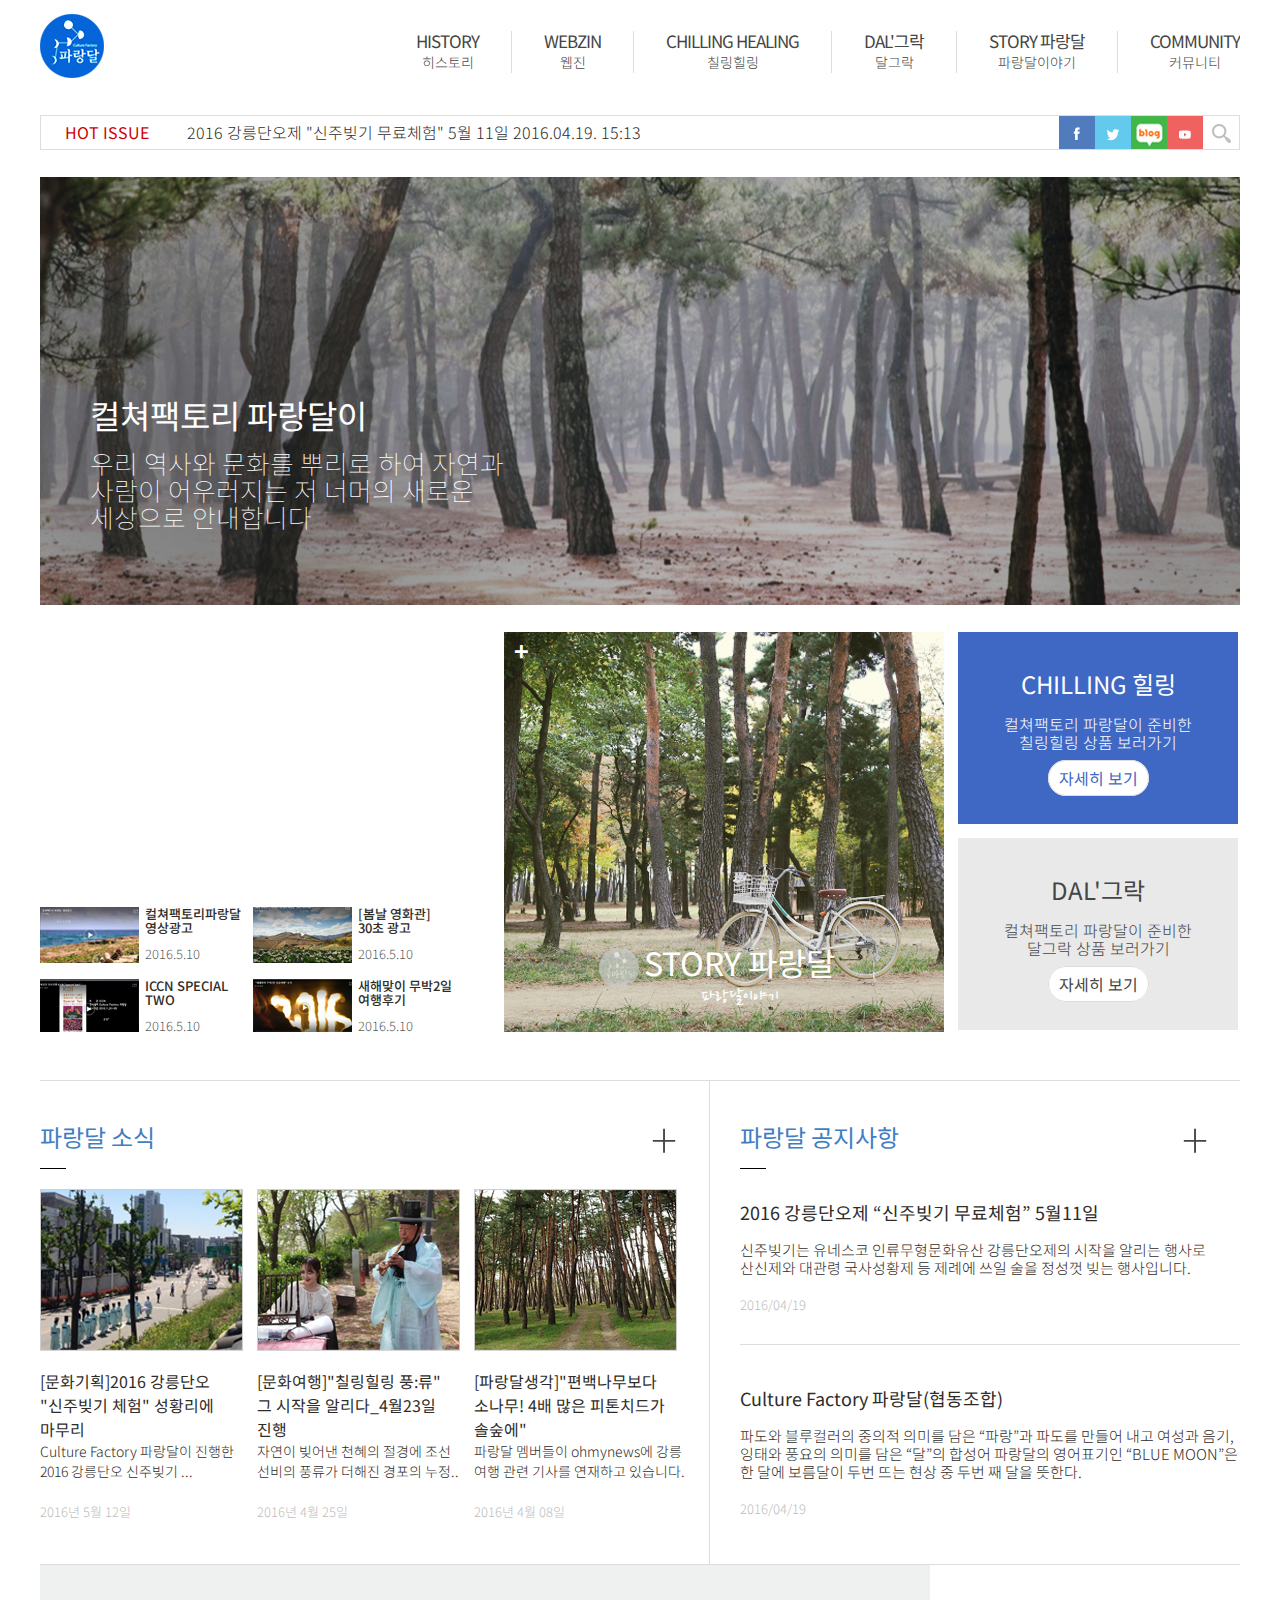
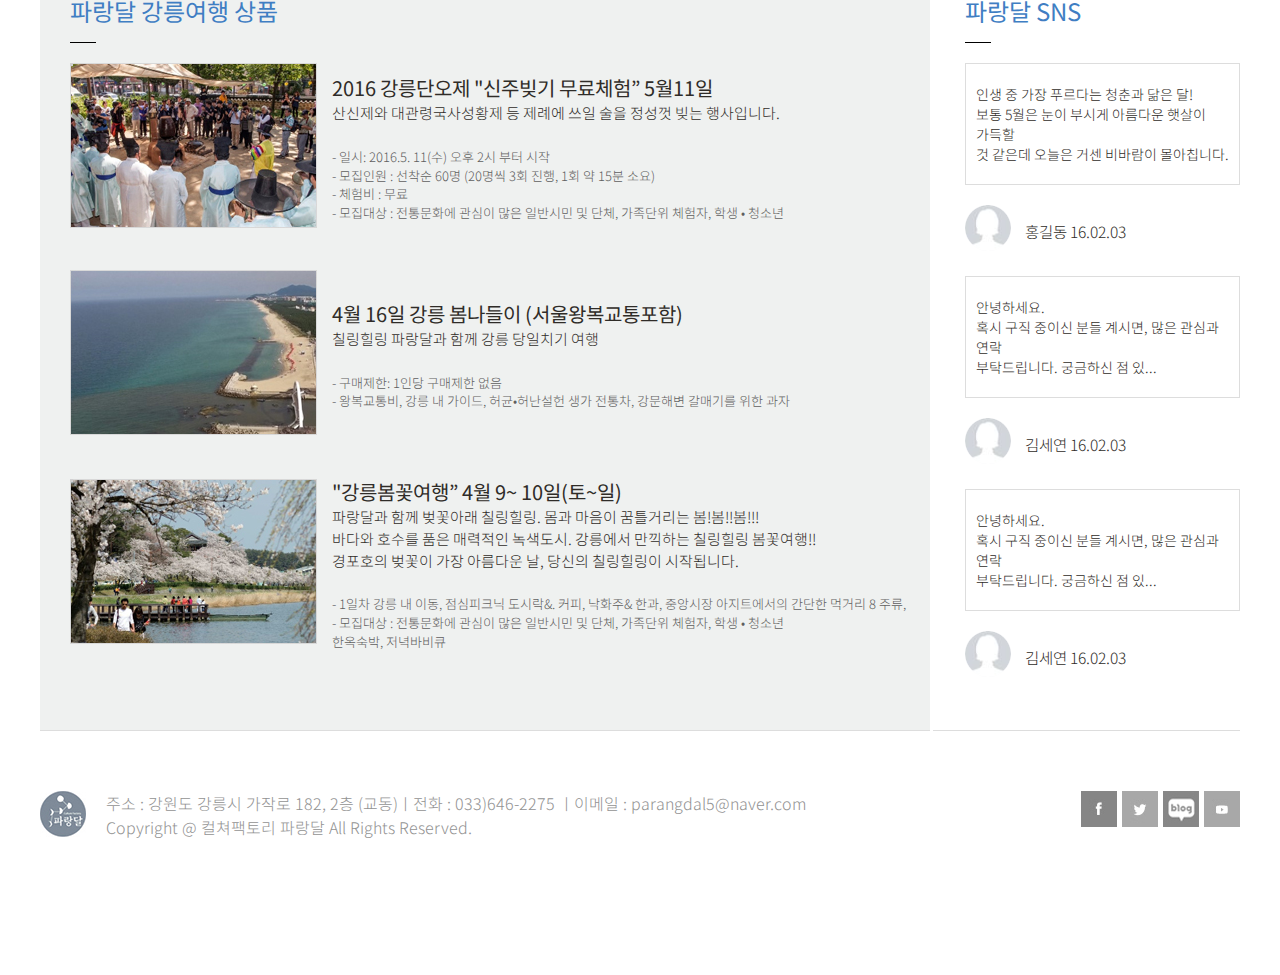
<file: Project_01/02_파랑달/index.html>
<!DOCTYPE html>
<html lang="en">
 <head>
  <meta charset="UTF-8">
  <meta name="Generator" content="EditPlus®">
  <meta name="Author" content="">
  <meta name="Keywords" content="">
  <meta name="Description" content="">
  <title>Document</title>
  <link rel="stylesheet" href="css/reset.css" type="text/css">
  <link rel="stylesheet" href="https://fonts.googleapis.com/css2?family=Material+Symbols+Outlined:opsz,wght,FILL,GRAD@48,400,0,0" />
 </head>
 <body>
	<div id="wrap">
		<!-- header -->
		<header>
			<a href="index.html"><img src="image/logo.jpg" alt="로고"></a>
			<ul>
				<li>
					<a href="html/about/greeting.html">
						<b>HISTORY</b>
						<p>히스토리</p>
					</a>
				</li>
				<li>
					<a href="#">
						<b>WEBZIN</b>
						<p>웹진</p>
					</a>
				</li>
				<li>
					<a href="#">
						<b>CHILLING HEALING</b>
						<p>칠링힐링</p>
					</a>	
				</li>
				<li>
					<a href="#">
						<b>DAL'그락</b>
						<p>달그락</p>
					</a>
				</li>
				<li>
					<a href="#">
						<b>STORY 파랑달</b>
						<p>파랑달이야기</p>
					</a>
				</li>
				<li>
					<a href="#">
						<b>COMMUNITY</b>
						<p>커뮤니티</p>
					</a>
				</li>
			</ul>
		</header>
		<!-- //header -->
		
		<!-- visual -->
		<div class="visual">
			<div class="hot">
				<p>
					<b>HOT ISSUE</b>
					2016 강릉단오제 "신주빚기 무료체험" 5월 11일 2016.04.19. 15:13
				</p>
				<ul>
					<li><a href="#"><img src="image/facebook.jpg" alt="페이스북"></a></li>
					<li><a href="#"><img src="image/twitter.jpg" alt="트위터"></a></li>
					<li><a href="#"><img src="image/blog.jpg" alt="블로그"></a></li>
					<li><a href="#"><img src="image/youtube.jpg" alt="유튜부"></a></li>
					<li><a href="#"><img src="image/search.png" alt="검색"></a></li>
				</ul>
			</div>
			<div class="issue">
				<div>
					<h2>컬쳐팩토리 파랑달이</h2>
					<h3>
					우리 역사와 문화를 뿌리로 하여 자연과<br>
					사람이 어우러지는 저 너머의 새로운<br>
					세상으로 안내합니다
					</h3>
				</div>
			</div>
			<div class="story">
				<ul>
					<li>
						<div class="mov">
							<iframe width="450" height="254" src="https://www.youtube.com/embed/DAKUGvsOnq0" title="YouTube video player" frameborder="0" allow="accelerometer; autoplay; clipboard-write; encrypted-media; gyroscope; picture-in-picture; web-share" allowfullscreen></iframe>
						</div>
						<div class="adv">
							<ul>
								<li>
									<img src="image/main/adv1.jpg" alt="adv1">
									<p>컬쳐팩토리파랑달<br>영상광고</p>
									<span>2016.5.10</span>
								</li>
								<li>
									<img src="image/main/adv3.jpg" alt="adv2">
									<p>[봄날 영화관]<br>30초 광고</p>
									<span>2016.5.10</span>
								</li>
								<li>
									<img src="image/main/adv2.jpg" alt="adv3">
									<p>ICCN SPECIAL<br>TWO</p>
									<span>2016.5.10</span>
								</li>
								<li>
									<img src="image/main/adv4.jpg" alt="adv4">
									<p>새해맞이 무박2일<br>여행후기</p>
									<span>2016.5.10</span>
								</li>
							</ul>
						</div>
					</li>
					<li>
						<div class="bluemoon">
							<span>+</span>
							<div>
							<img src="image/main/icon.png" alt="파랑달">
							<b>STORY 파랑달</b><br>
							<p>파랑달이야기</p>
							</div>
						</div>
					</li>
					<li>
						<div class="chilling">
							<ul>
								<li>
									<a href="#">
										<h2>CHILLING 힐링</h2>
										<p>컬쳐팩토리 파랑달이 준비한<br>
										칠링힐링 상품 보러가기</p>
										<span>자세히 보기</span>
									</a>
								</li>
								<li>
									<a href="#">
										<h2>DAL'그락</h2>
										<p>컬쳐팩토리 파랑달이 준비한<br>
										달그락 상품 보러가기</p>
										<span>자세히 보기</span>
									</a>
								</li>
							</ul>
						</div>
					</li>
				</ul>
			</div>
		</div>
		<!-- //visual -->

		<!-- content -->
		<div class="content">
			<div class="news">
				<div class="new">
					<h3>파랑달 소식<span><a href="#">+</a></span></h3>
					<ul>
						<li>
							<img src="image/main/news1.jpg" alt="뉴스1">
							<p>
								<b>[문화기획]2016 강릉단오<br> 
								"신주빚기 체험" 성황리에 <br>
								마무리</b><br>
								Culture Factory 파랑달이 진행한 <br>
								2016 강릉단오 신주빚기 ...<br>
								<br><span>2016년 5월 12일</span>
							</p>
						</li>
						<li>
							<img src="image/main/news2.jpg" alt="뉴스2">
							<p>
								<b>[문화여행]"칠링힐링 풍:류"<br> 
								그 시작을 알리다_4월23일 <br>
								진행</b><br>
								자연이 빚어낸 천혜의 절경에 조선 <br>
								선비의 풍류가 더해진 경포의 누정..<br>
								<br><span>2016년 4월 25일</span>
							</p>
						</li>
						<li>
							<img src="image/main/news3.jpg" alt="뉴스3">
							<p>
								<b>[파랑달생각]"편백나무보다 <br>
								소나무! 4배 많은 피톤치드가 <br>
								솔숲에"</b><br>
								파랑달 멤버들이 ohmynews에 강릉<br>
								여행 관련 기사를 연재하고 있습니다.<br>
								<br><span>2016년 4월 08일</span>
							</p>
						</li>
					</ul>
					
				</div>
				<div class="notice">
					<h3>파랑달 공지사항<span><a href="#">+</a></span></h3>
					<ul>
						<li>
							<p>
								<b>2016 강릉단오제 “신주빚기 무료체험” 5월11일</b><br><br>
								신주빚기는 유네스코 인류무형문화유산 강릉단오제의 시작을 알리는 행사로 산신제와 대관령 국사성황제 등 제례에 쓰일 술을 정성껏 빚는 행사입니다. <br>
								<br><span>2016/04/19</span>
							</p>
						</li>
						<li>
							<p>
								<b>Culture Factory 파랑달(협동조합)</b><br><br>
								파도와 블루컬러의 중의적 의미를 담은 “파랑”과 파도를 만들어 내고 여성과 음기,
								잉태와 풍요의 의미를 담은 “달”의 합성어 파랑달의 영어표기인 “BLUE MOON”은 한 달에 
								보름달이 두번 뜨는 현상 중 두번 째 달을 뜻한다.<br>
								<br><span>2016/04/19</span>
							</p>
						</li>
					</ul>
				</div>
				</div>
			</div>
			<div class="trip">
				<div class="product">
					<h3>파랑달 강릉여행 상품</h3>
					<ul>
						<li>
							<p><img src="image/main/product1.jpg" alt="상품1"></p>
							<div>
								<p>2016 강릉단오제 "신주빚기 무료체험” 5월11일</p>
								<p>산신제와 대관령국사성황제 등 제례에 쓰일 술을 정성껏 빚는 행사입니다.</p><br>
								<P>- 일시: 2016.5. 11(수) 오후 2시 부터 시작<br>
									- 모집인원 : 선착순 60명 (20명씩 3회 진행, 1회 약 15분 소요)<br>
									- 체험비 : 무료<br>
									- 모집대상 : 전통문화에 관심이 많은 일반시민 및 단체, 가족단위 체험자, 학생 • 청소년</P>
							</div>
						</li>
						<li>
							<p><img src="image/main/product2.jpg" alt="상품2"></p>
							<div>
								<p>4월 16일 강릉 봄나들이 (서울왕복교통포함)</p>
								<p>칠링힐링 파랑달과 함께 강릉 당일치기 여행</p><br>
								<P>- 구매제한: 1인당 구매제한 없음<br>
									- 왕복교통비, 강릉 내 가이드, 허균•허난설헌 생가 전통차, 강문해변 갈매기를 위한 과자</P>
							</div>
						</li>
						<li>
							<p><img src="image/main/product3.jpg" alt="상품3"></p>
							<div>
								<p>"강릉봄꽃여행” 4월 9~ 10일(토~일)</p>
								<p>파랑달과 함께 벚꽃아래 칠링힐링. 몸과 마음이 꿈틀거리는 봄!봄!!봄!!!<br>
									바다와 호수를 품은 매력적인 녹색도시. 강릉에서 만끽하는 칠링힐링 봄꽃여행!!<br>
									경포호의 벚꽃이 가장 아름다운 날, 당신의 칠링힐링이 시작됩니다.
									</p><br>
								<P>- 1일차 강릉 내 이동, 점심피크닉 도시락&. 커피, 낙화주& 한과, 중앙시장 아지트에서의 간단한 먹거리 8 주류,<br>
									- 모집대상 : 전통문화에 관심이 많은 일반시민 및 단체, 가족단위 체험자, 학생 • 청소년<br>
									한옥숙박, 저녁바비큐</P>
							</div>
						</li>
					</ul>
				</div>
				<div class="sns">
					<h3>파랑달 SNS</h3>
					<ul>
						<li>
							<p>인생 중 가장 푸르다는 청춘과 닮은 달!<br>
								보통 5월은 눈이 부시게 아름다운 햇살이 가득할<br>
								것 같은데 오늘은 거센 비바람이 몰아칩니다.</p>
							<p>
								<img src="image/main/sns.png" alt="sns"><span>홍길동 16.02.03</span>
							</p>
						</li>
						<li>
							<p>안녕하세요.<br>
								혹시 구직 중이신 분들 계시면, 많은 관심과 연락<br>
								부탁드립니다. 궁금하신 점 있...</p>
							<p>
								<img src="image/main/sns.png" alt="sns"><span>김세연 16.02.03</span>
							</p>
						</li>
						<li>
							<p>안녕하세요.<br>
								혹시 구직 중이신 분들 계시면, 많은 관심과 연락<br>
								부탁드립니다. 궁금하신 점 있...</p>
							<p>
								<img src="image/main/sns.png" alt="sns"><span>김세연 16.02.03</span>
							</p>
						</li>
					</ul>
				</div>
			</div>
		</div>
		<!-- //content -->
		
		<!-- footer -->
		<footer>
			<div>
				<p><img src="image/logo_footer.jpg" alt="파랑달">
					<span>주소 : 강원도 강릉시 가작로 182, 2층 (교동)ㅣ전화 : 033)646-2275 ㅣ이메일 : parangdal5@naver.com<br>
					Copyright @ 컬쳐팩토리 파랑달 All Rights Reserved.</span></p>
				<ul>
					<li><a href="#"><img src="image/facebook_footer.jpg" alt="페이스북"></a></li>
					<li><a href="#"><img src="image/twitter_footer.jpg" alt="트위터"></a></li>
					<li><a href="#"><img src="image/blog_footer.jpg" alt="블로그"></a></li>
					<li><a href="#"><img src="image/youtube_footer.jpg" alt="유튜브"></a></li>
				</ul>
			</div>
		</footer>
		<!-- footer -->
	</div>
 </body>
</html>
</file>
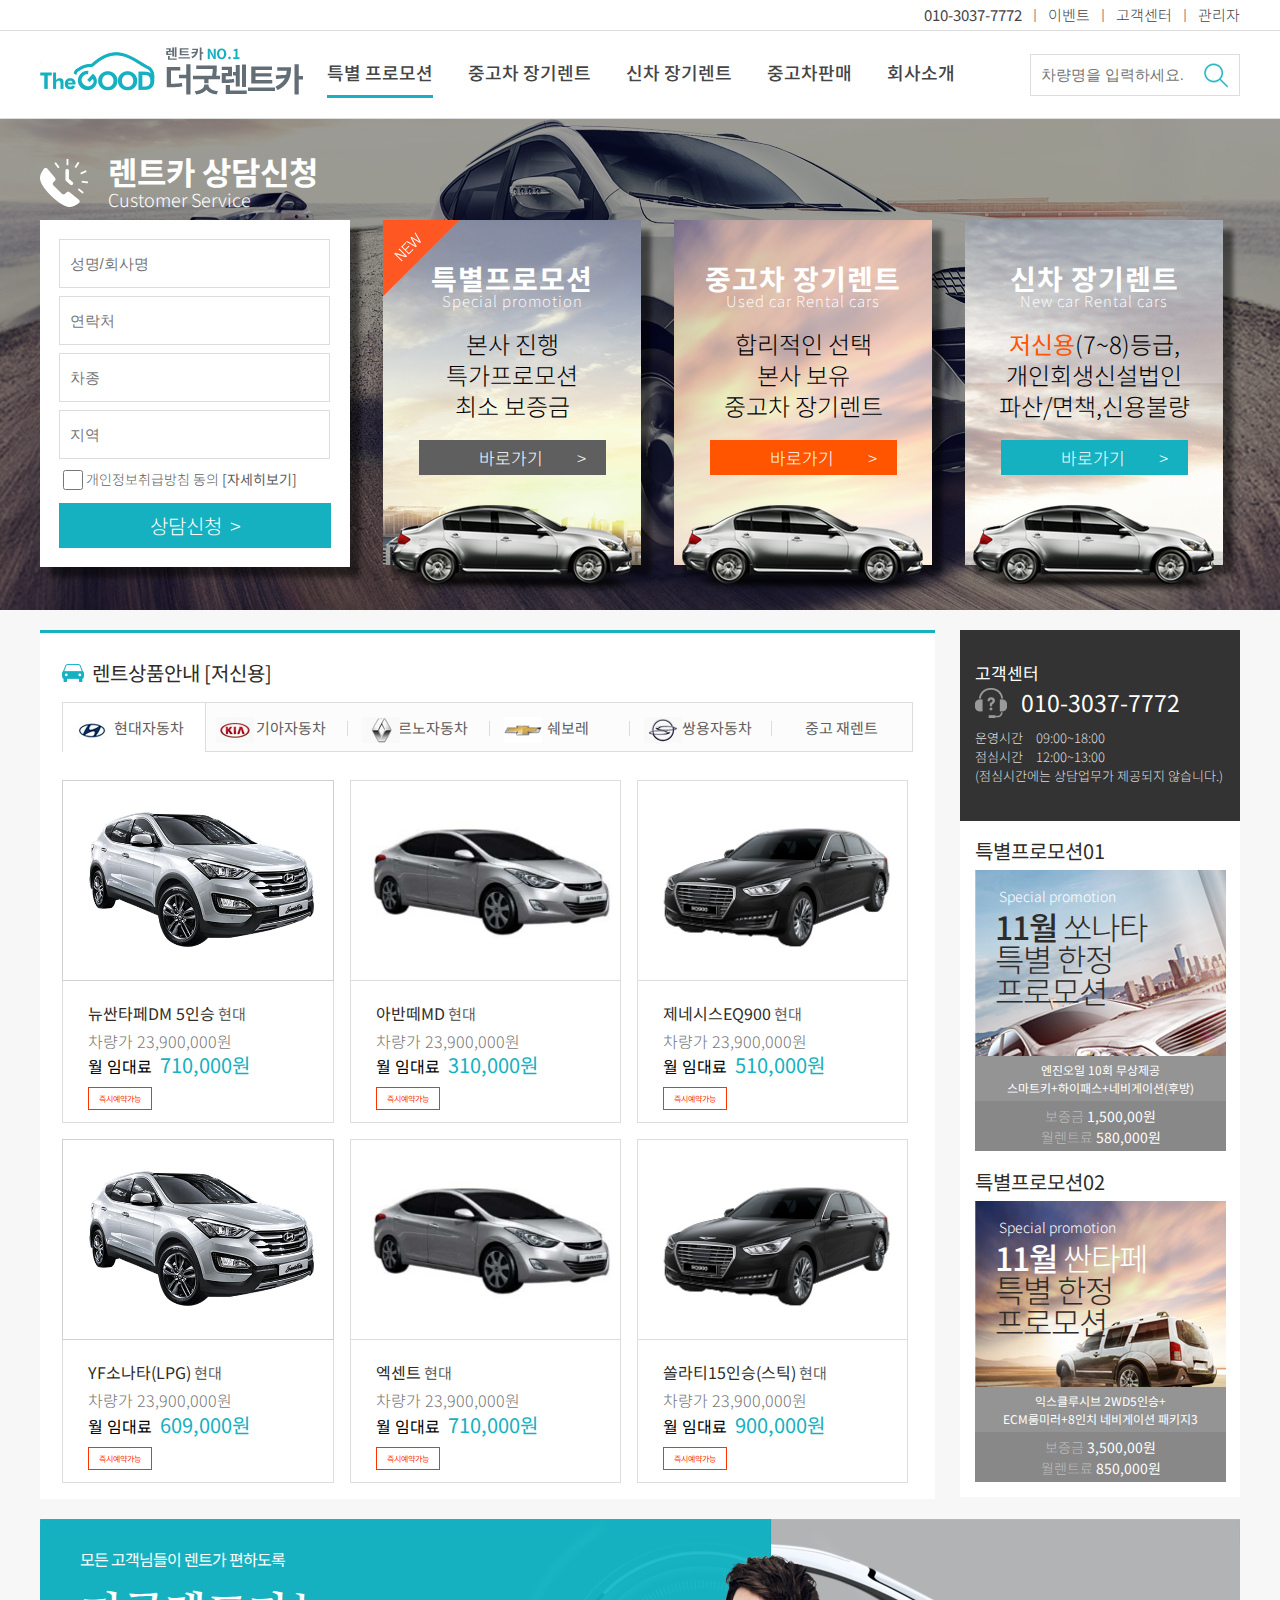
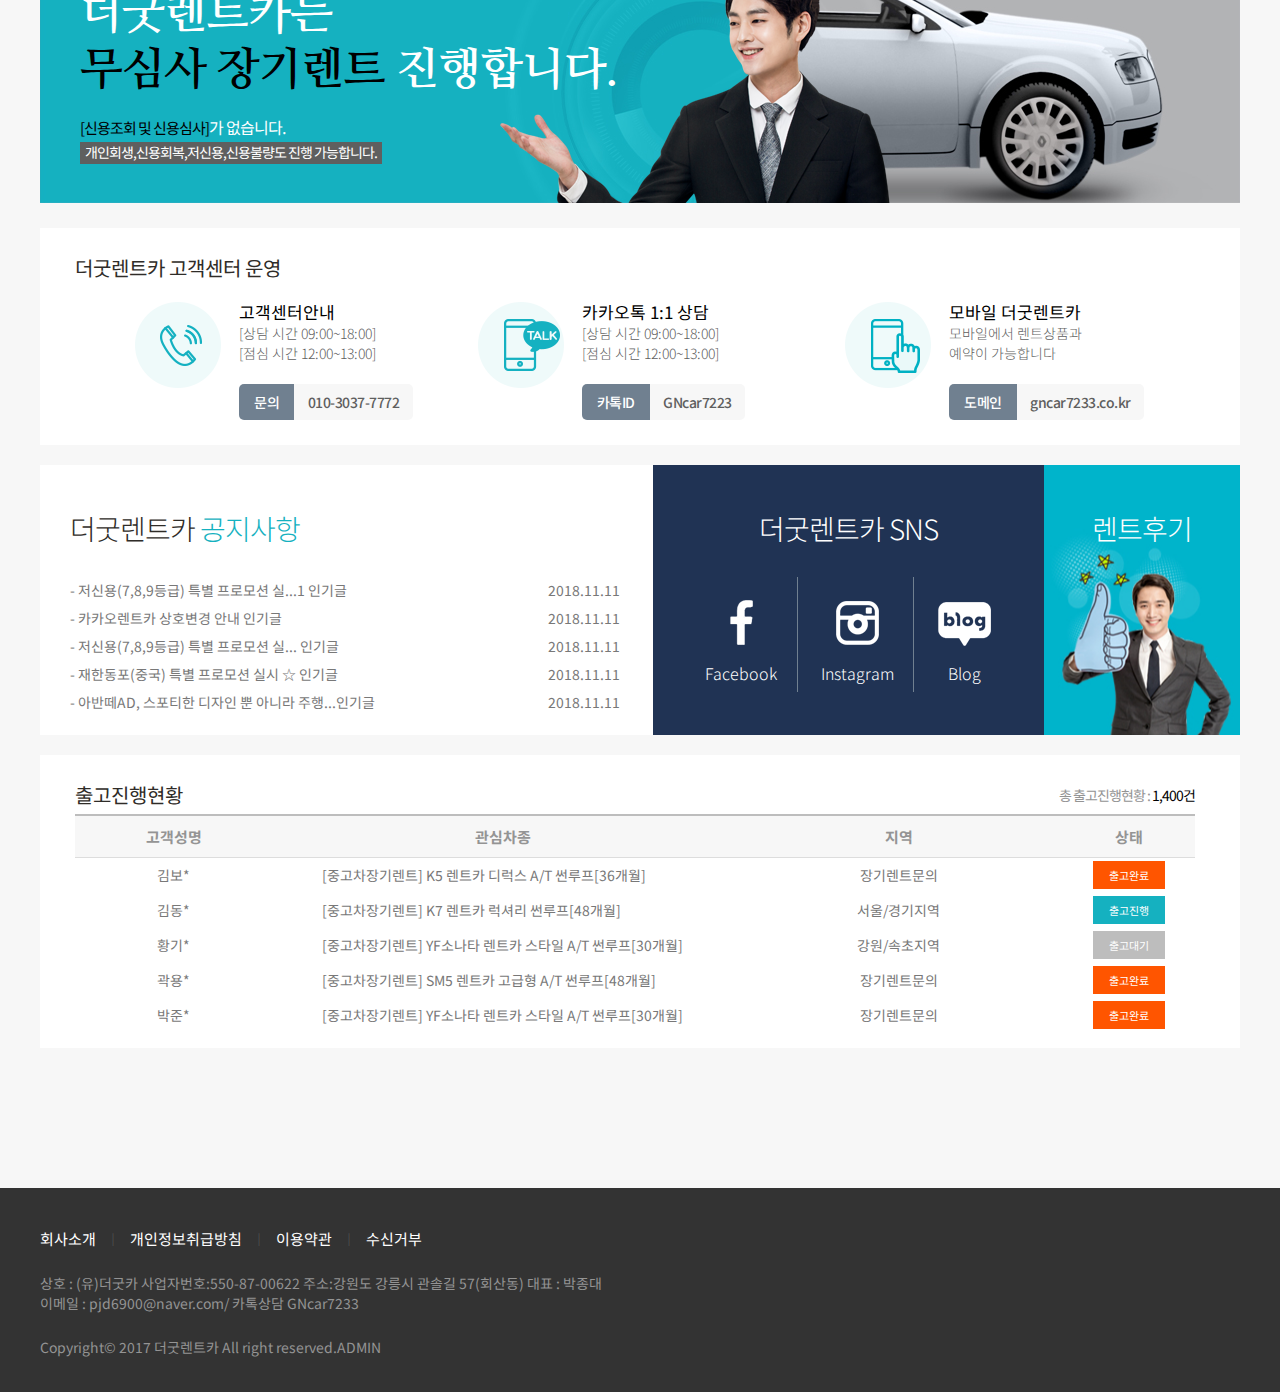
<file: Project_01/03_렌트카/index.html>
<!DOCTYPE html>
<html lang="en">
 <head>
  <meta charset="UTF-8">
  <meta name="Generator" content="EditPlus®">
  <meta name="Author" content="">
  <meta name="Keywords" content="">
  <meta name="Description" content="">
  <title>Document</title>
  <link rel="stylesheet" href="css/reset.css" type="text/css">
  <link rel="stylesheet" href="https://fonts.googleapis.com/css2?family=Material+Symbols+Outlined:opsz,wght,FILL,GRAD@48,400,0,0" />
 </head>
 <body>
	
	<!-- header -->
	<header>
		<div class="top">
			<div class="inner">
				<ul>
					<li><a href="#"><b>010-3037-7772</b></a></li>
					<li>&nbsp;&nbsp;ㅣ&nbsp;&nbsp;</li>
					<li><a href="#">이벤트</a></li>
					<li>&nbsp;&nbsp;ㅣ&nbsp;&nbsp;</li>
					<li><a href="#">고객센터</a></li>
					<li>&nbsp;&nbsp;ㅣ&nbsp;&nbsp;</li>
					<li><a href="#">관리자</a></li>
				</ul>
			</div>
		</div>
		<div class="gnb inner">
			<span><a href="index.html"><img src="image/logo.png" alt="logo"></a></span>
			<ul>
				<li>
					<a href="#" class="selected">특별 프로모션<a>
				</li>
				<li>
					<a href="#">중고차 장기렌트<a>
				</li>
				<li>
					<a href="#">신차 장기렌트<a>
				</li>
				<li>
					<a href="#">중고차판매<a>
				</li>
				<li>
					<a href="#">회사소개<a>
				</li>
				<li>
					<input name="" id="" placeholder="차량명을 입력하세요.">
				</li>
			</ul>
		</div>
	</header>
	<!-- //header -->
	
	<!-- visual -->
	<div class="visual">
		<div class="inner">
			<h2>
				<img src="image/phone.png" alt="상담">
				<p>렌트카 상담신청<br>
				<span>Customer Service</span></p>
			</h2>
			<ul>
				<li class="apply">
					<p><input type="text" id="" name="" placeholder="성명/회사명"></p>
					<p><input type="text" id="" name="" placeholder="연락처"></p>
					<p><input type="text" id="" name="" placeholder="차종"></p>
					<p><input type="text" id="" name="" placeholder="지역"></p>
					<input type="checkbox" id="" name=""><span>개인정보취급방침 동의 <b>[자세히보기]</b></span>
					<a href="#"><p>상담신청&nbsp;&nbsp;></p></a>
				</li>
				<li class="special">
					<h3>특별프로모션<br>
						<span>Special promotion</span>
					</h3>
					<p>
						본사 진행<br>
						특가프로모션<br>
						최소 보증금<br>
					</p>
					<a href="#"><span>바로가기&emsp;&emsp;></span></a>
					<img class="car" src="image/car.png" alt="car">
				</li>
				<li class="old">
					<h3>중고차 장기렌트<br>
						<span>Used car Rental cars</span>
					</h3>
					<p>
						합리적인 선택<br>
						본사 보유<br>
						중고차 장기렌트<br>
					</p>
					<a href="#"><span>바로가기&emsp;&emsp;></span></a>
					<img class="car" src="image/car.png" alt="car">
				</li>
				<li class="new">
					<h3>신차 장기렌트<br>
						<span>New car Rental cars</span>
					</h3>
					<p>
						<b>저신용</b>(7~8)등급,<br>
						개인회생신설법인<br>
						파산/면책,신용불량<br>
					</p>
					<a href="#"><span>바로가기&emsp;&emsp;></span></a>
					<img class="car" src="image/car.png" alt="car">
				</li>
			</ul>
		</div>
	</div>
	<!-- //visual -->

	<!-- content -->
	<div class="content">
		<div class="inner">
			<div class="product">
				<h3><img src="image/rent_icon.png" alt="car"> 렌트상품안내 [저신용]</h3>
				<div class="banner">
					<ul>
						<li>
							<img src="image/hyundai.jpg" alt="hyundai">
							<span>&emsp;&emsp;현대자동차</span>
						</li>
						<li>
							<img src="image/kia.jpg" alt="kia">
							<span>&emsp;&emsp;기아자동차</span>
						</li>
						<li>
							<img src="image/renaultSamsung.jpg" alt="renaul">
							<span>&emsp;&emsp;르노자동차</span>
						</li>
						<li>
							<img src="image/chevrolet.jpg" alt="chevrolet">
							<span>&emsp;&nbsp;쉐보레</span>
						</li>
						<li>
							<img src="image/ssangyong.jpg" alt="ssangyong">
							<span>&emsp;&emsp;&nbsp;쌍용자동차</span>
						</li>
						<li>
							중고 재렌트
						</li>
					</ul>
				</div>
				<div class="rent">
					<ul>
						<li>
							<img src="image/rent1.jpg" alt="렌트4">
							<div>
								<b>뉴싼타페DM 5인승<span> 현대</span></b><br>
								<p>차량가 23,900,000원<br>
								<b>월 임대료</b><strong> &nbsp;710,000원</strong></p>
								<span><a href="#">즉시예약가능</a></span>
							</div>
						</li><li>
							<img src="image/rent2.jpg" alt="렌트5">
							<div>
								<b>아반떼MD<span> 현대</span></b><br>
								<p>차량가 23,900,000원<br>
								<b>월 임대료</b><strong> &nbsp;310,000원</strong></p>
								<span><a href="#">즉시예약가능</a></span>
							</div>
						</li><li>
							<img src="image/rent3.jpg" alt="렌트3">
							<div>
								<b>제네시스EQ900<span> 현대</span></b><br>
								<p>차량가 23,900,000원<br>
								<b>월 임대료</b><strong> &nbsp;510,000원</strong></p>
								<span><a href="#">즉시예약가능</a></span>
							</div>
						</li>
						<li>
							<img src="image/rent1.jpg" alt="렌트4">
							<div>
								<b>YF소나타(LPG)<span> 현대</span></b><br>
								<p>차량가 23,900,000원<br>
								<b>월 임대료</b><strong> &nbsp;609,000원</strong></p>
								<span><a href="#">즉시예약가능</a></span>
							</div>
						</li><li>
							<img src="image/rent2.jpg" alt="렌트5">
							<div>
								<b>엑센트<span> 현대</span></b><br>
								<p>차량가 23,900,000원<br>
								<b>월 임대료</b><strong> &nbsp;710,000원</strong></p>
								<span><a href="#">즉시예약가능</a></span>
							</div>
						</li><li>
							<img src="image/rent3.jpg" alt="렌트6">
							<div>
								<b>쏠라티15인승(스틱)<span> 현대</span></b><br>
								<p>차량가 23,900,000원<br>
								<b>월 임대료</b><strong> &nbsp;900,000원</strong></p>
								<span><a href="#">즉시예약가능</a></span>
							</div>
						</li>
					</ul>
				</div>
			</div>
			<div class="promotion">
				<div class="center">
					<b>고객센터</b><br>
					<strong><img src="image/cs.png" alt="cs">&emsp;&emsp;<a href="#">010-3037-7772</a></strong>
					<p>
						운영시간&emsp;09:00~18:00<br>
						점심시간&emsp;12:00~13:00<br>
						(점심시간에는 상담업무가 제공되지 않습니다.)
					</p>
				</div>
				<ul>
					<li>
						<b>특별프로모션01</b>
						<img src="image/promotion1.jpg" alt="promotion1">
						<span>Special promotion</span>
						<p><strong>11월</strong>
						 쏘나타<br>특별 한정<br>프로모션</p>
						<div class="first">
							엔진오일 10회 무상제공<br>
							스마트키+하이패스+네비게이션(후방)
						</div>
						<div>
							<span>보증금</span> <b>1,500,00원</b><br>
							<span>월렌트료</span> <b>580,000원</b><br>
						</div>
					</li>
					<br><br>
					<li>
						<b>특별프로모션02</b>
						<img src="image/promotion2.jpg" alt="promotion2">
						<span>Special promotion</span>
						<p><span><strong>11월</strong>
						 싼타페</span><br>특별 한정<br>프로모션</p>
						<div class="first">
							익스클루시브 2WD5인승+<br>
							ECM룸미러+8인치 네비게이션 패키지3
						</div>
						<div>
							<span>보증금</span> <b>3,500,00원</b><br>
							<span>월렌트료</span> <b>850,000원</b><br>
						</div>
					</li>
				</ul>
			</div>
			<div class="adv">
				<img src="image/banner_bg.jpg" alt="bg1">
				<span class="human"><img src="image/banner_img.png" alt="human"></span>
				<div>
					모든 고객님들이 렌트가 편하도록<br>
					<b>더굿렌트카는
					<br><span>무심사 장기렌트</span> 진행합니다.
					</b>
					<p><span>[신용조회 및 신용심사]</span>가 없습니다.</p>
					<strong>개인회생,신용회복,저신용,신용불량도 진행 가능합니다.</strong>
				</div>
			</div>
			<div class="customer">
				<h5>더굿렌트카 고객센터 운영</h5>
				<div>
					<ul>
						<li>
							<img src="image/customer_phone.png" alt="폰">
							<div>
								<p>
									<b>고객센터안내</b><br>
									[상담 시간 09:00~18:00]<br>
									[점심 시간 12:00~13:00]<br>
								</p><br>
								<p><span>문의</span>&emsp;010-3037-7772&emsp;</p>
							</div>
						</li>
						<li>
							<img src="image/customer_kakao.png" alt="카카오">
							<div>
								<p>
									<b>카카오톡 1:1 상담</b><br>
									[상담 시간 09:00~18:00]<br>
									[점심 시간 12:00~13:00]<br>
								</p><br>
								<p><span>카톡ID</span>&emsp;GNcar7223&emsp;</p>
							</div>
						</li>
						<li>
							<img src="image/customer_mobile.png" alt="모바일">
							<div>
								<p>
									<b>모바일 더굿렌트카</b><br>
									모바일에서 렌트상품과<br>
									예약이 가능합니다<br>
								</p><br>
								<p><span>도메인</span>&emsp;gncar7233.co.kr&emsp;</p>
							</div>
						</li>
					</ul>
				</div>
			</div>
			<div class="notice">
				<div>
					<ul>
						<li>
							<h4>더굿렌트카 <span>공지사항</span></h4>
							<p>- 저신용(7,8,9등급) 특별 프로모션 실...1 인기글<span>2018.11.11</span></p>
							<p>- 카카오렌트카 상호변경 안내 인기글<span>2018.11.11</span></p>
							<p>- 저신용(7,8,9등급) 특별 프로모션 실... 인기글<span>2018.11.11</span></p>
							<p>- 재한동포(중국) 특별 프로모션 실시 ☆ 인기글<span>2018.11.11</span></p>
							<p>- 아반떼AD, 스포티한 디자인 뿐 아니라 주행...인기글<span>2018.11.11</span></p>
						</li>
						<li>
							<h4>더굿렌트카 SNS</h4><br>
							<p>
								<img src="image/facebook.png" alt="페이스북">
								<br>Facebook
							</p>
							<p>
								<img src="image/instargram.png" alt="인스타그램">
								<br>Instagram
							</p>
							<p>
								<img src="image/blog.png" alt="블로그">
								<br>Blog
							</p>
						</li>
						<li>
							<h4>렌트후기</h4>
						</li>
					</ul>
				</div>
			</div>
			<div class="out">
				<div>
					<h5>출고진행현황<span>총 출고진행현황 : <b>1,400건</b></span></h5>
					<table>
						<colgroup>
							<col width="15%"></col>
							<col width="35%"></col>
							<col width="25%"></col>
							<col width="10%"></col>
						</colgroup>
						<thead>
							<tr>
								<th>고객성명</th>
								<th>관심차종</th>
								<th>지역</th>
								<th>상태</th>
							</tr>
						</thead>
						<tbody>
							<tr>
								<td>김보*</td>
								<td>[중고차장기렌트] K5 렌트카 디럭스 A/T 썬루프[36개월]</td>
								<td>장기렌트문의</td>
								<td><span>출고완료</span></td>
							</tr>
							<tr>
								<td>김동*</td>
								<td>[중고차장기렌트] K7 렌트카 럭셔리 썬루프[48개월]</td>
								<td>서울/경기지역</td>
								<td><span>출고진행</span></td>
							</tr>
							<tr>
								<td>황기*</td>
								<td>[중고차장기렌트] YF소나타 렌트카 스타일 A/T 썬루프[30개월]</td>
								<td>강원/속초지역</td>
								<td><span>출고대기</span></td>
							</tr>
							<tr>
								<td>곽용*</td>
								<td>[중고차장기렌트] SM5 렌트카 고급형 A/T 썬루프[48개월]</td>
								<td>장기렌트문의</td>
								<td><span>출고완료</span></td>
							</tr>
							<tr>
								<td>박준*</td>
								<td>[중고차장기렌트] YF소나타 렌트카 스타일 A/T 썬루프[30개월]</td>
								<td>장기렌트문의</td>
								<td><span>출고완료</span></td>
							</tr>
						</tbody>
					</table>
				</div>
			</div>
		</div>
	</div>
	<!-- //content -->

	<!-- footer -->
	<footer>
		<div class="inner">
			<ul>
				<li>회사소개</li>
				<li>ㅣ</li>
				<li>개인정보취급방침</li>
				<li>ㅣ</li>
				<li>이용약관</li>
				<li>ㅣ</li>
				<li>수신거부</li>
			</ul>
			<br>
			<p>상호 : (유)더굿카 사업자번호:550-87-00622 주소:강원도 강릉시 관솔길 57(회산동) 대표 : 박종대<br>
				이메일 : pjd6900@naver.com/ 카톡상담 GNcar7233
			</p>
			<br>
			<p>Copyright© 2017 더굿렌트카 All right reserved.ADMIN</p>
		</div>
	</footer>
	<!-- //footer -->

 </body>
</html>
</file>
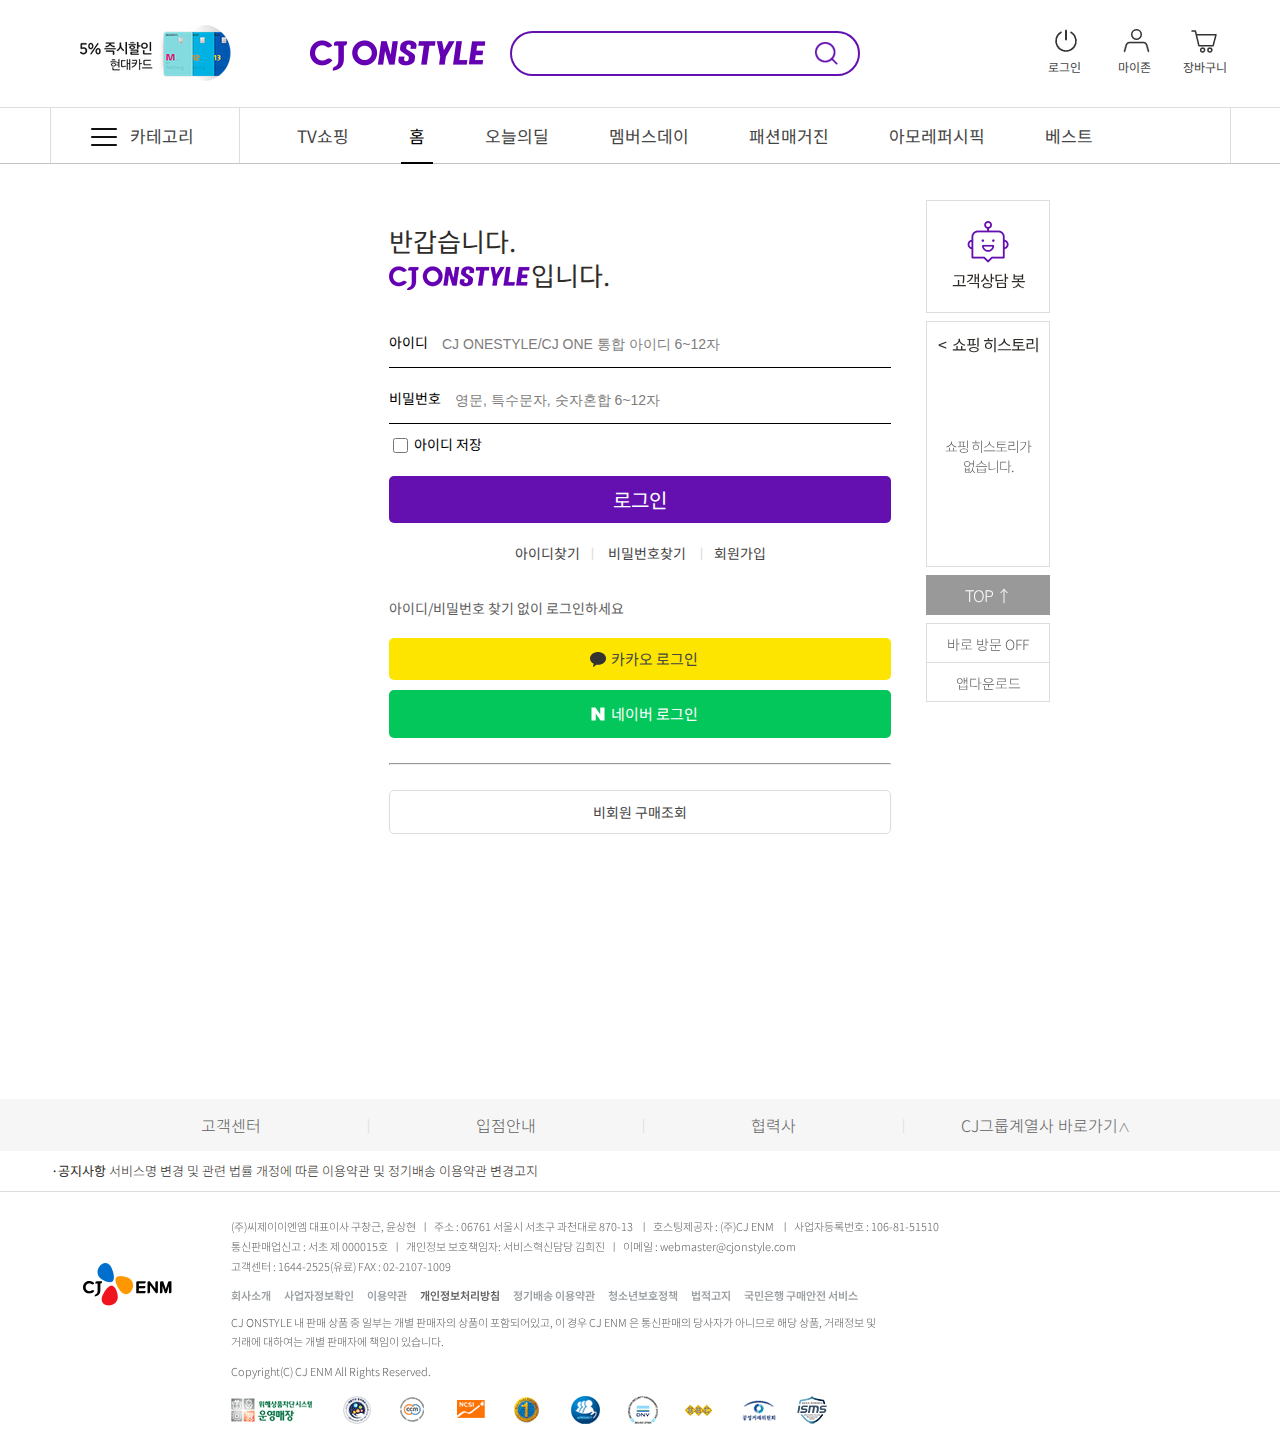
<file: Project_01/04_cjone_로그인/index.html>
<!DOCTYPE html>
<html lang="en">
 <head>
  <meta charset="UTF-8">
  <meta name="Generator" content="EditPlus®">
  <meta name="Author" content="">
  <meta name="Keywords" content="">
  <meta name="Description" content="">
  <title>Document</title>
  <link rel="stylesheet" href="css/reset.css" type="text/css">
  <link rel="stylesheet" href="https://fonts.googleapis.com/css2?family=Material+Symbols+Outlined:opsz,wght,FILL,GRAD@20..48,100..700,0..1,-50..200" />
 </head>
 <body>
	
	<!-- header -->
	<header>
		<div class="inner">
			<span><img src="image/hyundai.png" alt="hyundai"></span>
			<h2>
				<img src="image/logo.jpg" alt="logo">
				<input type="text" id="" name="" class="search">
				<button><img src="image/search.jpg" alt="search"></button>
			</h2>
			<ul>
				<li>
					<a href="#"><img src="image/login.jpg" alt="login"><br>로그인</a>
				</li>
				<li>
					<a href="#"><img src="image/my.jpg" alt="my"><br>마이존</a>
				</li>
				<li>
					<a href="#"><img src="image/cart.jpg" alt="cart"><br>장바구니</a>
				</li>
			</ul>
		</div>
	</header>
	<!-- //header -->

	<!-- visual -->
	<div class="visual">
		<div class="inner">
			<div class="gnb">
				<ul>
					<li><a href="#">
						<img src="image/gnb_off.jpg" alt="gnb_off">카테고리</a>
					</li>
					<li><a href="#">TV쇼핑</a></li>
					<li><a href="#" class="selected">홈</a></li>
					<li><a href="#">오늘의딜</a></li>
					<li><a href="#">멤버스데이</a></li>
					<li><a href="#">패션매거진</a></li>
					<li><a href="#">아모레퍼시픽</a></li>
					<li><a href="#">베스트</a></li>
				</ul>
			</div>
		</div>
	</div>
	<!-- //visual -->

	<!-- content -->
	<div class="content">
		<div class="inner">
			<div class="main">
				<h3>
					반갑습니다.<br>
					<img src="image/tit_logo.jpg" alt="tit_logo">
					&emsp;&emsp;&emsp;&emsp;&emsp;&nbsp;&nbsp;입니다.
				</h3>
				<ul>
					<li>
					아이디&emsp;<input type="text" name="" id=""  maxlength="12" 
					minlength="6" placeholder="CJ ONESTYLE/CJ ONE 통합 아이디 6~12자">
					</li>
					<li>
					비밀번호&emsp;<input type="text" name="" id=""  maxlength="12" 
					minlength="6" placeholder="영문, 특수문자, 숫자혼합 6~12자">
					</li>
					<li>
						<input type="checkbox" name="" id=""> 아이디 저장
					</li>
					<li id="login">
						<p><a href="#">로그인</a></p>
					</li>
					<li>
						<p><a href="#">아이디찾기&nbsp;&nbsp;</a><span>ㅣ</span>
						&nbsp;&nbsp;<a href="#">비밀번호찾기&nbsp;&nbsp;</a>
						<span>ㅣ</span>&nbsp;&nbsp;<a href="#">회원가입</a></p></li>
					<li>
						아이디/비밀번호 찾기 없이 로그인하세요
					</li>
					<li id="kakao">
						<p><a href="#"><span><img src="image/kakao.jpg" alt="kakao"></span> 카카오 로그인</a></p>
					</li>
					<li id="naver">
						<p><a href="#"><span><img src="image/naver.jpg" alt="naver"></span> 네이버 로그인</a></p>
					</li>
					<li>
						<hr>
					</li>
					<li id="">
						<p><a href="#">비회원 구매조회</a></p>
					</li>
				</ul>
			</div>
		</div>
		<div class="side">
			<div>
				<img src="image/bot.jpg" alt="상담봇"><br>
				고객상담 봇
			</div>
			<div>
				<b>< &nbsp;쇼핑 히스토리</b>
				<p>쇼핑 히스토리가<br>없습니다.</p>
			</div>
			<div>
				TOP ↑
			</div>
			<ul>
				<li><a href="#">바로 방문 OFF</a></li>
				<li><a href="#">앱다운로드</a></li>
			</ul>
		</div>
	</div>
	<!-- //content -->

	<!-- footer -->
	<footer>
		<div class="banner">
			<div class="inner">
				<ul>
					<li><a href="#">고객센터</a></li>
					<li><span>ㅣ</span></li>
					<li><a href="#">입점안내</a></li>
					<li><span>ㅣ</span></li>
					<li><a href="#">협력사</a></li>
					<li><span>ㅣ</span></li>
					<li><a href="#">CJ그룹계열사 바로가기<span>∧</span></a></li>
				</ul>
			</div>
		</div>
		<div class="notice">
			<div class="inner">
				<p><b>&middot;공지사항</b>
				서비스명 변경 및 관련 법률 개정에 따른 이용약관 및 정기배송 이용약관 변경고지</p>
			</div>
		</div>
		<div class="cjenm inner">
				<img src="image/ft_logo.jpg" alt="ft_logo">
			<ul>
				<li>
					<p>(주)씨제이이엔엠 대표이사 구창근, 윤상현&nbsp;&nbsp;<span>ㅣ</span>&nbsp;&nbsp;주소 : 06761 서울시 서초구 과천대로 870-13
					&nbsp;&nbsp;<span>ㅣ</span>&nbsp;&nbsp;호스팅제공자 : (주)CJ ENM
					&nbsp;&nbsp;<span>ㅣ</span>&nbsp;&nbsp;사업자등록번호 : 106-81-51510
					<br>통신판매업신고 : 서초 제 000015호&nbsp;&nbsp;<span>ㅣ</span>&nbsp;&nbsp;개인정보 보호책임자: 서비스혁신담당 김희진&nbsp;&nbsp;<span>ㅣ</span>&nbsp;&nbsp;이메일 : webmaster@cjonstyle.com<br>고객센터 : 1644-2525(유료)  FAX : 02-2107-1009</p>
				</li>
				<li>
					<a href="#">회사소개</a>&emsp;
					<a href="#">사업자정보확인</a>&emsp;
					<a href="#">이용약관</a>&emsp;
					<a href="#">개인정보처리방침</a>&emsp;
					<a href="#">정기배송 이용약관</a>&emsp;
					<a href="#">청소년보호정책</a>&emsp;
					<a href="#">법적고지</a>&emsp;
					<a href="#">국민은행 구매안전 서비스</a>&emsp;
				</li>
				<li>
					<p>CJ ONSTYLE 내 판매 상품 중 일부는 개별 판매자의 상품이 포함되어있고, 이 경우 CJ ENM 은 통신판매의 당사자가 아니므로 해당 상품, 거래정보 및<br>거래에 대하여는 개별 판매자에 책임이 있습니다.</p>
				</li>
				<li>
					<p>
						Copyright(C) CJ ENM All Rights Reserved.
					</p>
				</li>
				<li>
					<img src="image/danger.jpg" alt="danger">
					&emsp;&emsp;&emsp;&emsp;&emsp;&emsp;&emsp;&emsp;&emsp;&emsp;
					<img src="image/safety.jpg" alt="safety">
					&emsp;&emsp;&emsp;&emsp;&emsp;
					<img src="image/ccm.jpg" alt="ccm">
					&emsp;&emsp;&emsp;&emsp;&emsp;
					<img src="image/ncsi.jpg" alt="ncsi">
					&emsp;&emsp;&emsp;&emsp;&emsp;
					<img src="image/kmac.jpg" alt="kmac">
					&emsp;&emsp;&emsp;&emsp;&emsp;
					<img src="image/ePrivacy.jpg" alt="ePrivacy">
					&emsp;&emsp;&emsp;&emsp;&emsp;
					<img src="image/dnv.jpg" alt="dnv">
					&emsp;&emsp;&emsp;&emsp;&emsp;
					<img src="image/secc.jpg" alt="secc">
					&emsp;&emsp;&emsp;&emsp;&emsp;
					<img src="image/ftc.jpg" alt="ftc">
					&emsp;&emsp;&emsp;&emsp;&emsp;
					<img src="image/isms.jpg" alt="isms">
				</li>
			</ul>
		</div>
	</footer>
	<!-- //footer -->

 </body>
</html>
</file>
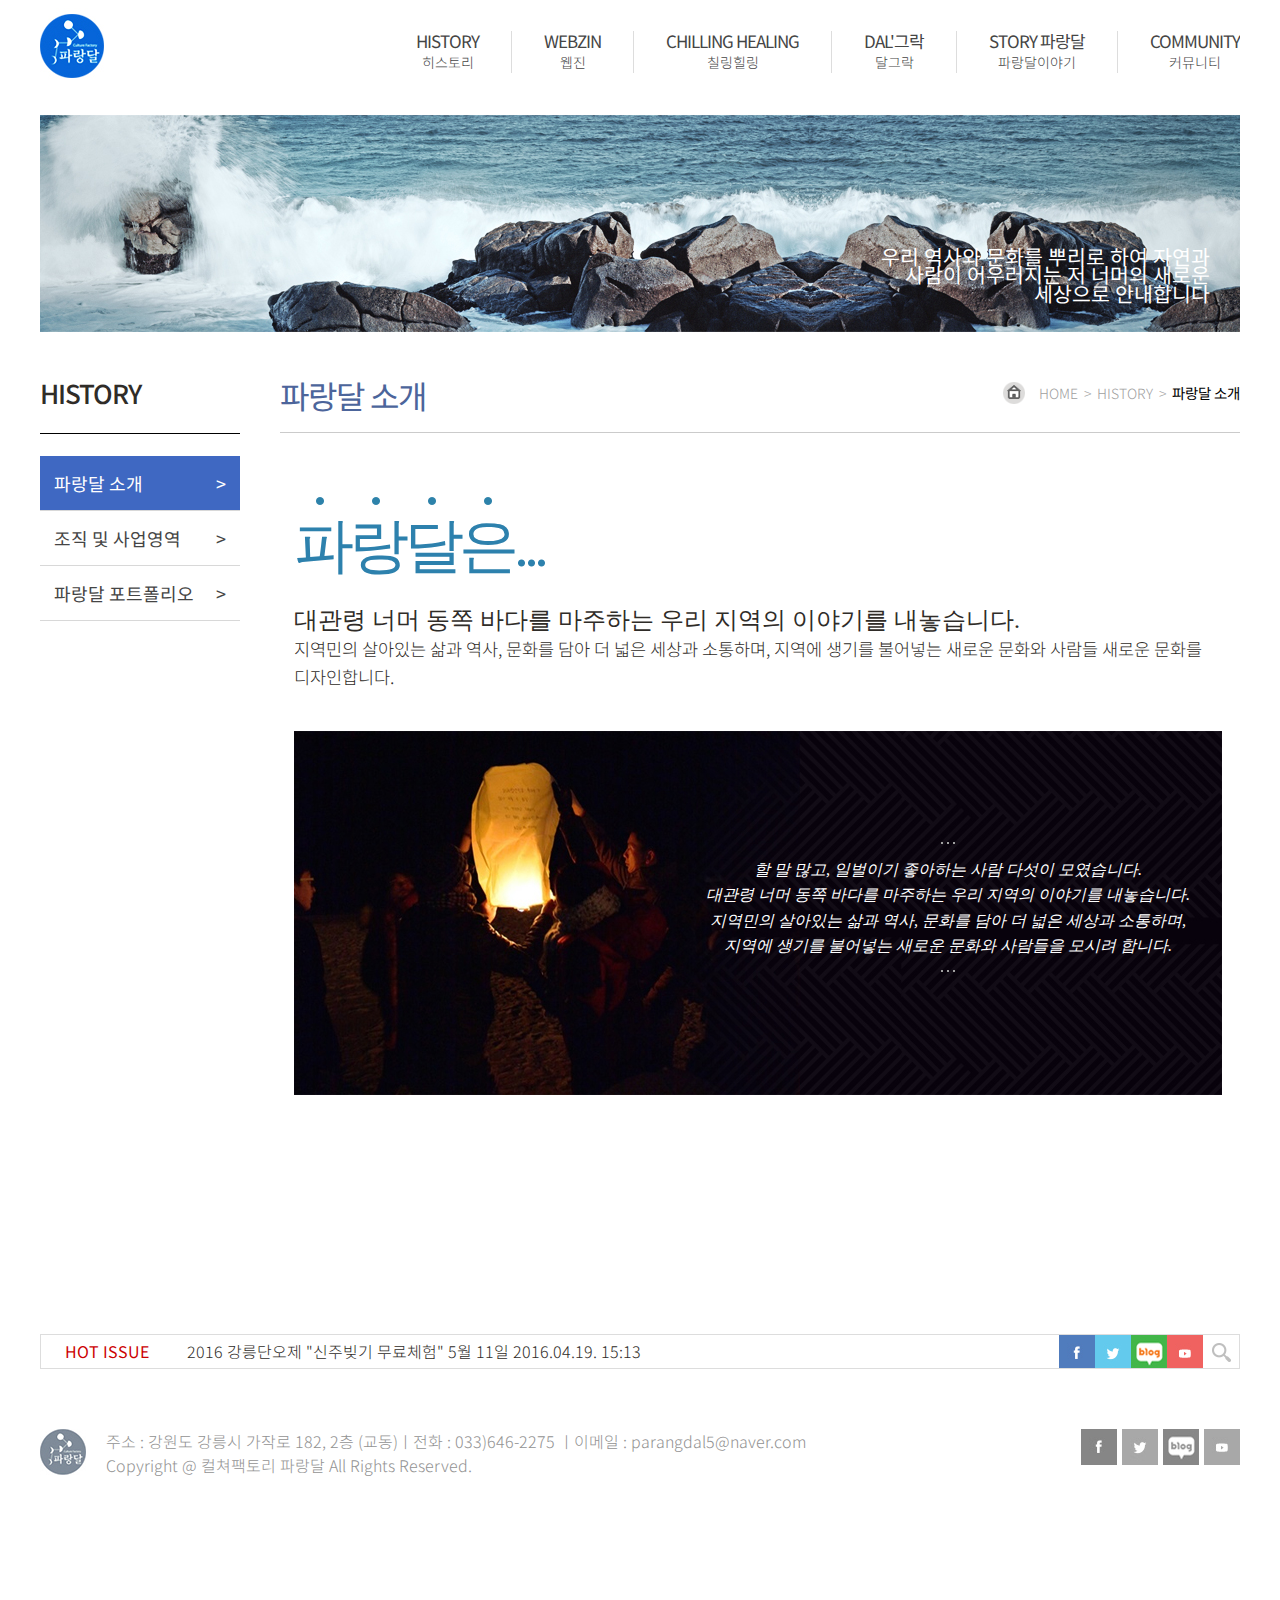
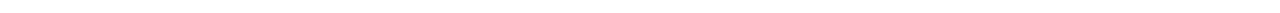
<file: Project_01/02_파랑달/html/about/greeting.html>
<!DOCTYPE html>
<html lang="en">
 <head>
  <meta charset="UTF-8">
  <meta name="Generator" content="EditPlus®">
  <meta name="Author" content="">
  <meta name="Keywords" content="">
  <meta name="Description" content="">
  <title>Document</title>
  <link rel="stylesheet" href="../../css/reset.css" type="text/css">
  <link rel="stylesheet" href="https://fonts.googleapis.com/css2?family=Material+Symbols+Outlined:opsz,wght,FILL,GRAD@48,400,0,0" />
 </head>
 <body>
	<div id="wrap">
		<!-- header -->
		<header>
			<a href="../../index.html"><img src="../../image/logo.jpg" alt="로고"></a>
			<ul>
				<li>
					<a href="greeting.html">
						<b>HISTORY</b>
						<p>히스토리</p>
					</a>
				</li>
				<li>
					<a href="#">
						<b>WEBZIN</b>
						<p>웹진</p>
					</a>
				</li>
				<li>
					<a href="#">
						<b>CHILLING HEALING</b>
						<p>칠링힐링</p>
					</a>	
				</li>
				<li>
					<a href="#">
						<b>DAL'그락</b>
						<p>달그락</p>
					</a>
				</li>
				<li>
					<a href="#">
						<b>STORY 파랑달</b>
						<p>파랑달이야기</p>
					</a>
				</li>
				<li>
					<a href="#">
						<b>COMMUNITY</b>
						<p>커뮤니티</p>
					</a>
				</li>
			</ul>
		</header>
		<!-- //header -->
		
		<!-- sub_visual -->
		<div class="sub_visual bg1">
			<h2>
				우리 역사와 문화를 뿌리로 하여 자연과<br>
				사람이 어우러지는 저 너머의 새로운 <br>
				세상으로 안내합니다
			</h2>
		</div>
		<!-- //sub_visual -->

		<!-- sub_content -->
		<div class="sub_content">
			<div class="sub_menu">
				<h2>HISTORY</h2>
				<ul>
					<li><a href="greeting.html" class="active">파랑달 소개<span>&gt;</span></a></li>
					<li><a href="#">조직 및 사업영역<span>&gt;</span></a></li>
					<li><a href="portfolio.html">파랑달 포트폴리오<span>&gt;</span></a></li>
				</ul>
			</div>
			<div class="container">
				<h2>파랑달 소개</h2>
				<div class="location">
						<img src="../../image/history/home_icon.png" alt="home">
						HOME&nbsp;&nbsp;&gt;&nbsp;&nbsp;HISTORY&nbsp;&nbsp;&gt;&nbsp;&nbsp;<span>파랑달 소개</span>
				</div>
				<!-- //////inner_content//////  여기만 다르니까 다르게 표시함!!!!-->
				<div class="about_bluemoon">
					<h3>
					<span><img src="../../image/history/point.png" alt="point"></span>
					<span><img src="../../image/history/point.png" alt="point"></span>
					<span><img src="../../image/history/point.png" alt="point"></span>
					<span><img src="../../image/history/point.png" alt="point"></span>
					<p>파랑달은...</p>
					</h3><br><br><br><br>
					<p>
						<b>대관령 너머 동쪽 바다를 마주하는 우리 지역의 이야기를 내놓습니다.</b>
						<br>
						지역민의 살아있는 삶과 역사, 문화를 담아 더 넓은 세상과 소통하며, 지역에 생기를 불어넣는 새로운 문화와 사람들 새로운 문화를 <br>
						디자인합니다.<br>
					</p>
					<div class="greeting">
						<img src="../../image/history/greeting_img.jpg" alt="greeting">
						<p>
							<span><img src="../../image/history/bullet.gif" alt="bullet"></span>
							<span><img src="../../image/history/bullet.gif" alt="bullet"></span>
							<span><img src="../../image/history/bullet.gif" alt="bullet"></span><br>
							할 말 많고, 일벌이기 좋아하는 사람 다섯이 모였습니다.<br>
							대관령 너머 동쪽 바다를 마주하는 우리 지역의 이야기를 내놓습니다.<br>
							지역민의 살아있는 삶과 역사, 문화를 담아 더 넓은 세상과 소통하며,<br>
							지역에 생기를 불어넣는 새로운 문화와 사람들을 모시려 합니다.<br>
							<span><img src="../../image/history/bullet.gif" alt="bullet"></span>
							<span><img src="../../image/history/bullet.gif" alt="bullet"></span>
							<span><img src="../../image/history/bullet.gif" alt="bullet"></span>
						</p>
					</div>
				</div>
			</div>

			

		</div>
		<!-- //sub_content -->
		<div class="hot">
				<p>
					<b>HOT ISSUE</b>
					2016 강릉단오제 "신주빚기 무료체험" 5월 11일 2016.04.19. 15:13
				</p>
				<ul>
					<li><a href="#"><img src="../../image/facebook.jpg" alt="페이스북"></a></li>
					<li><a href="#"><img src="../../image/twitter.jpg" alt="트위터"></a></li>
					<li><a href="#"><img src="../../image/blog.jpg" alt="블로그"></a></li>
					<li><a href="#"><img src="../../image/youtube.jpg" alt="유튜부"></a></li>
					<li><a href="#"><img src="../../image/search.png" alt="검색"></a></li>
				</ul>
			</div>
		<!-- footer -->
		<footer>
			<div>
				<p><img src="../../image/logo_footer.jpg" alt="파랑달">
					<span>주소 : 강원도 강릉시 가작로 182, 2층 (교동)ㅣ전화 : 033)646-2275 ㅣ이메일 : parangdal5@naver.com<br>
					Copyright @ 컬쳐팩토리 파랑달 All Rights Reserved.</span></p>
				<ul>
					<li><a href="#"><img src="../../image/facebook_footer.jpg" alt="페이스북"></a></li>
					<li><a href="#"><img src="../../image/twitter_footer.jpg" alt="트위터"></a></li>
					<li><a href="#"><img src="../../image/blog_footer.jpg" alt="블로그"></a></li>
					<li><a href="#"><img src="../../image/youtube_footer.jpg" alt="유튜브"></a></li>
				</ul>
			</div>
		</footer>
		<!-- footer -->
	</div>
 </body>
</html>
</file>
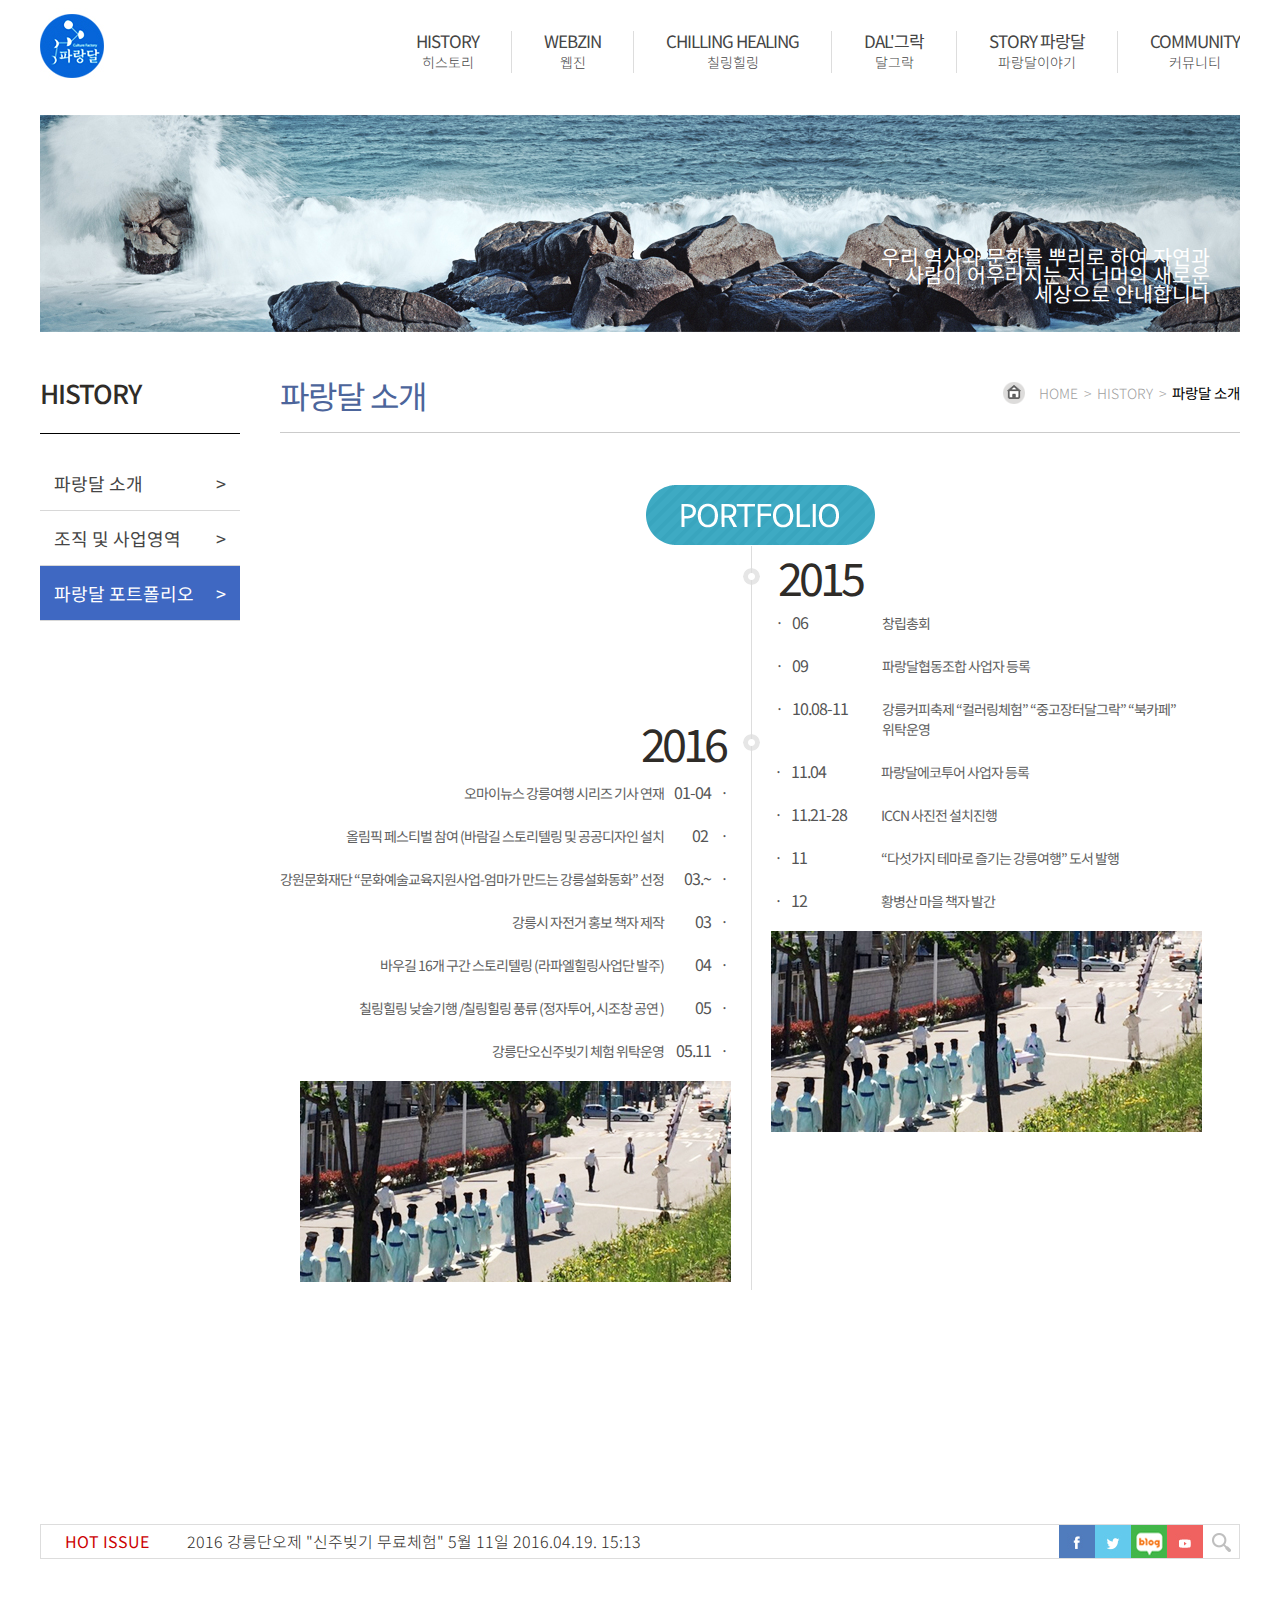
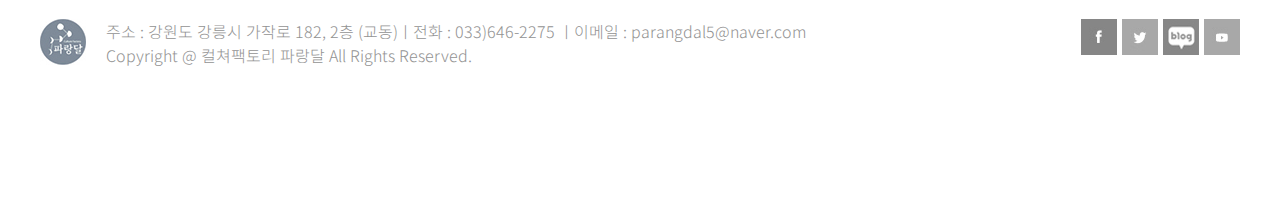
<file: Project_01/02_파랑달/html/about/portfolio.html>
<!DOCTYPE html>
<html lang="en">
 <head>
  <meta charset="UTF-8">
  <meta name="Generator" content="EditPlus®">
  <meta name="Author" content="">
  <meta name="Keywords" content="">
  <meta name="Description" content="">
  <title>Document</title>
  <link rel="stylesheet" href="../../css/reset.css" type="text/css">
  <link rel="stylesheet" href="https://fonts.googleapis.com/css2?family=Material+Symbols+Outlined:opsz,wght,FILL,GRAD@48,400,0,0" />
 </head>
 <body>
	<div id="wrap">
		<!-- header -->
		<header>
			<a href="../../index.html"><img src="../../image/logo.jpg" alt="로고"></a>
			<ul>
				<li>
					<a href="greeting.html">
						<b>HISTORY</b>
						<p>히스토리</p>
					</a>
				</li>
				<li>
					<a href="#">
						<b>WEBZIN</b>
						<p>웹진</p>
					</a>
				</li>
				<li>
					<a href="#">
						<b>CHILLING HEALING</b>
						<p>칠링힐링</p>
					</a>	
				</li>
				<li>
					<a href="#">
						<b>DAL'그락</b>
						<p>달그락</p>
					</a>
				</li>
				<li>
					<a href="#">
						<b>STORY 파랑달</b>
						<p>파랑달이야기</p>
					</a>
				</li>
				<li>
					<a href="#">
						<b>COMMUNITY</b>
						<p>커뮤니티</p>
					</a>
				</li>
			</ul>
		</header>
		<!-- //header -->
		
		<!-- sub_visual -->
		<div class="sub_visual bg1">
			<h2>
				우리 역사와 문화를 뿌리로 하여 자연과<br>
				사람이 어우러지는 저 너머의 새로운 <br>
				세상으로 안내합니다
			</h2>
		</div>
		<!-- //sub_visual -->

		<!-- sub_content -->
		<div class="sub_content">
			<div class="sub_menu">
				<h2>HISTORY</h2>
				<ul>
					<li><a href="greeting.html">파랑달 소개<span>&gt;</span></a></li>
					<li><a href="#">조직 및 사업영역<span>&gt;</span></a></li>
					<li><a href="portfolio.html" class="active">파랑달 포트폴리오<span>&gt;</span></a></li>
				</ul>
			</div>
			<div class="container">
				<h2>파랑달 소개</h2>
				<div class="location">
						<img src="../../image/history/home_icon.png" alt="home">
						HOME&nbsp;&nbsp;&gt;&nbsp;&nbsp;HISTORY&nbsp;&nbsp;&gt;&nbsp;&nbsp;<span>파랑달 소개</span>
				</div>
				<!-- //////inner_content//////  여기만 다르니까 다르게 표시함!!!!-->
				<div class="portfolio">
					<h3><img src="../../image/history/portfolio.png" alt="포트폴리오"></h3>
					<div class="left">
						<h4>2016&nbsp;&nbsp; <img src="../../image/history/time.png" alt="time"></h4>
						<div>
							<ul>
								<li>
									오마이뉴스 강릉여행 시리즈 기사 연재
									<span>01-04&nbsp;&nbsp;ㆍ</span>
								</li>
								<li>
									올림픽 페스티벌 참여 (바람길 스토리텔링 및 공공디자인 설치
									<span>02&nbsp; &nbsp;ㆍ</span>
								</li>
								<li>
									강원문화재단 “문화예술교육지원사업-엄마가 만드는 강릉설화동화” 선정
									<span>03.~&nbsp;&nbsp;ㆍ</span>
								</li>
								<li>
									강릉시 자전거 홍보 책자 제작
									<span>03&nbsp;&nbsp;ㆍ</span>
								</li>
								<li>
									바우길 16개 구간 스토리텔링 (라파엘힐링사업단 발주)
									<span>04&nbsp;&nbsp;ㆍ</span>
								</li>
								<li>
									칠링힐링 낮술기행 /칠링힐링 풍류 (정자투어, 시조창 공연 ) 
									<span>05&nbsp;&nbsp;ㆍ</span>
								</li>
								<li>
									강릉단오신주빚기 체험 위탁운영 
									<span>05.11&nbsp;&nbsp;ㆍ</span>
								</li>
								<li>
									<img src="../../image/history/portfolio_img.jpg" alt="포트폴리오_이미지">
								</li>
							</ul>
						</div>
					</div>
					<div class="right">
						<h4><img src="../../image/history/time.png" alt="time">&nbsp;&nbsp; 2015</h4>
						<div>
							<ul>
								<li>
									<span>ㆍ&nbsp;&nbsp;06</span>
									창립총회
								</li>
								<li>
									<span>ㆍ&nbsp;&nbsp;09</span>
									파랑달협동조합 사업자 등록
								</li>
								<li>
									<span>ㆍ&nbsp;&nbsp;10.08-11</span>
									강릉커피축제 “컬러링체험” “중고장터달그락” “북카페” <br>&emsp;&emsp;&emsp;&emsp;&emsp;&emsp;
									&emsp;&emsp;&nbsp;&nbsp;위탁운영
								</li>
								<li>
									<span>ㆍ&nbsp;&nbsp;11.04</span>
									파랑달에코투어 사업자 등록
								</li>
								<li>
									<span>ㆍ&nbsp;&nbsp;11.21-28</span>
									ICCN 사진전 설치진행
								</li>
								<li>
									<span>ㆍ&nbsp;&nbsp;11</span>
									“다섯가지 테마로 즐기는 강릉여행” 도서 발행 
								</li>
								<li>
									<span>ㆍ&nbsp;&nbsp;12</span>
									황병산 마을 책자 발간
								</li>
								<li>
									<img src="../../image/history/portfolio_img.jpg" alt="포트폴리오_이미지">
								</li>
							</ul>
						</div>
					</div>
				</div>
			</div>

			

		</div>
		<!-- //sub_content -->
		<div class="hot">
				<p>
					<b>HOT ISSUE</b>
					2016 강릉단오제 "신주빚기 무료체험" 5월 11일 2016.04.19. 15:13
				</p>
				<ul>
					<li><a href="#"><img src="../../image/facebook.jpg" alt="페이스북"></a></li>
					<li><a href="#"><img src="../../image/twitter.jpg" alt="트위터"></a></li>
					<li><a href="#"><img src="../../image/blog.jpg" alt="블로그"></a></li>
					<li><a href="#"><img src="../../image/youtube.jpg" alt="유튜부"></a></li>
					<li><a href="#"><img src="../../image/search.png" alt="검색"></a></li>
				</ul>
			</div>
		<!-- footer -->
		<footer>
			<div>
				<p><img src="../../image/logo_footer.jpg" alt="파랑달">
					<span>주소 : 강원도 강릉시 가작로 182, 2층 (교동)ㅣ전화 : 033)646-2275 ㅣ이메일 : parangdal5@naver.com<br>
					Copyright @ 컬쳐팩토리 파랑달 All Rights Reserved.</span></p>
				<ul>
					<li><a href="#"><img src="../../image/facebook_footer.jpg" alt="페이스북"></a></li>
					<li><a href="#"><img src="../../image/twitter_footer.jpg" alt="트위터"></a></li>
					<li><a href="#"><img src="../../image/blog_footer.jpg" alt="블로그"></a></li>
					<li><a href="#"><img src="../../image/youtube_footer.jpg" alt="유튜브"></a></li>
				</ul>
			</div>
		</footer>
		<!-- footer -->
	</div>
 </body>
</html>
</file>
